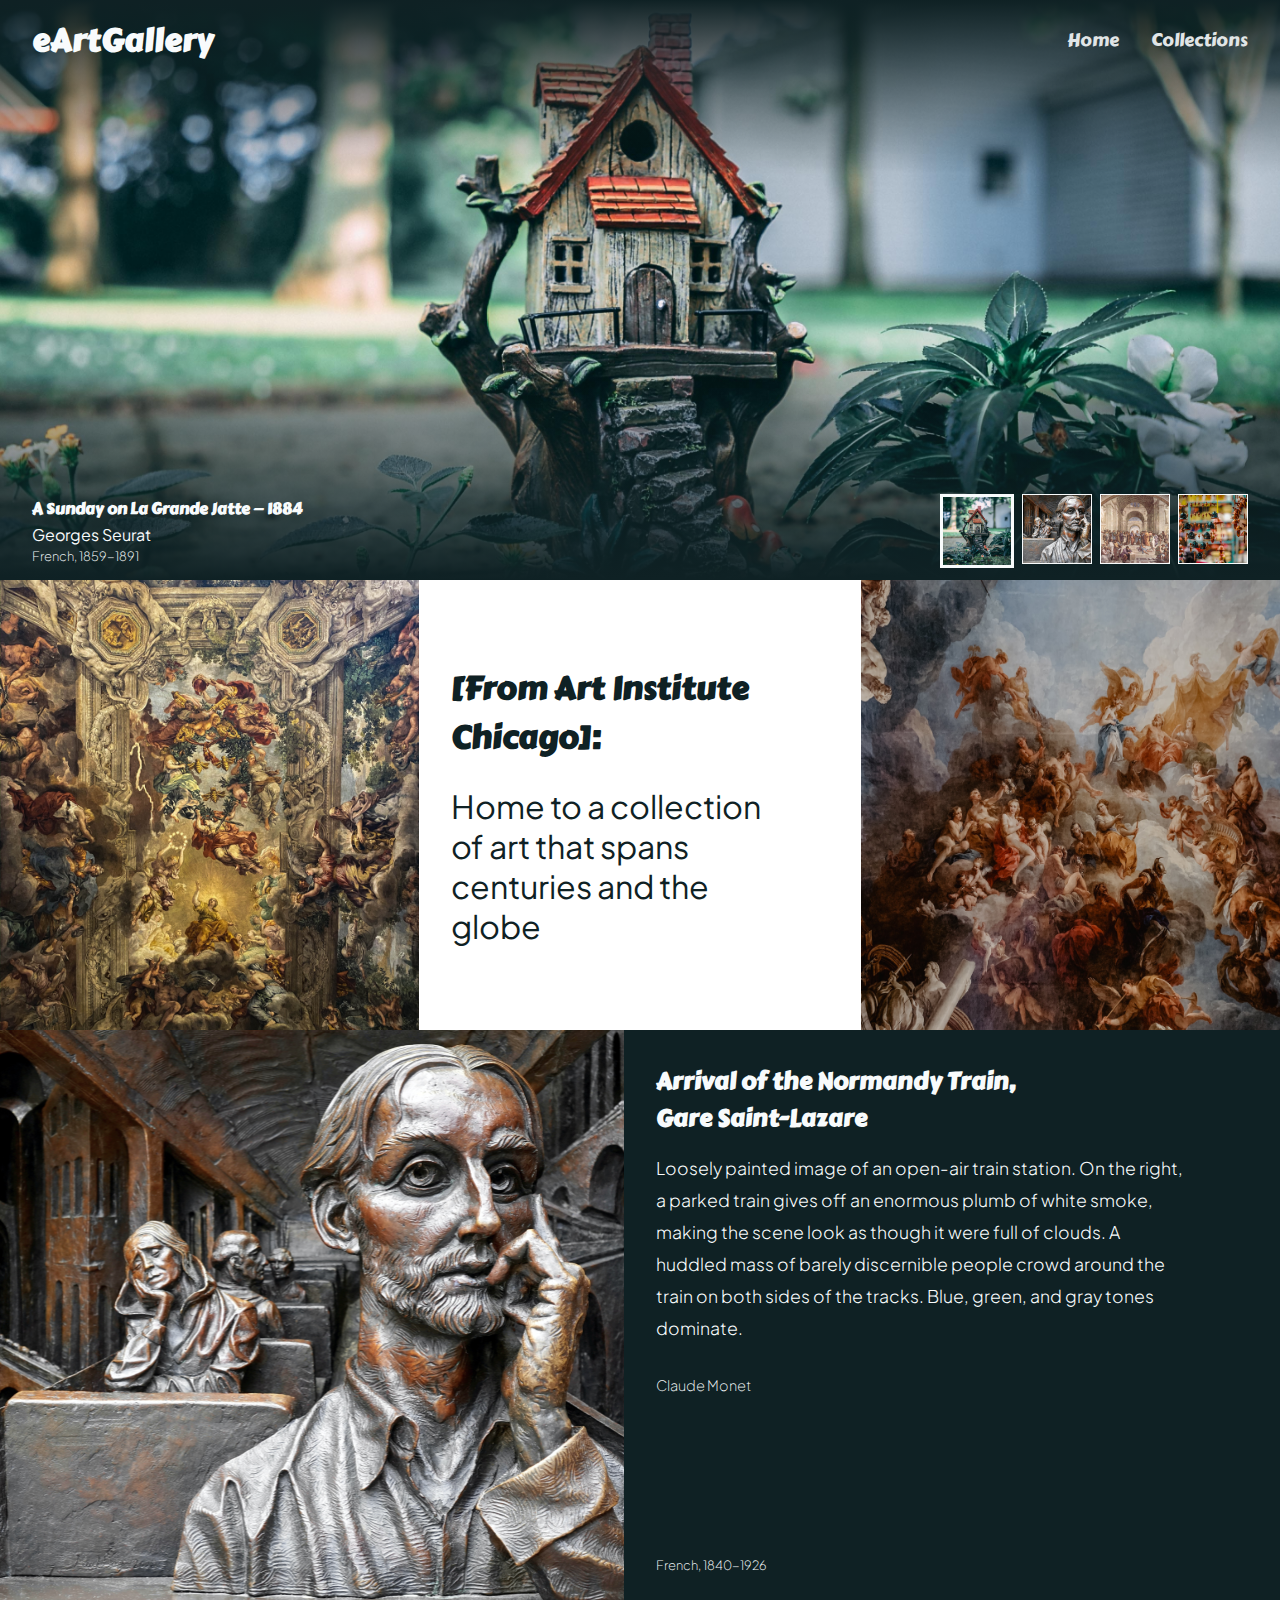
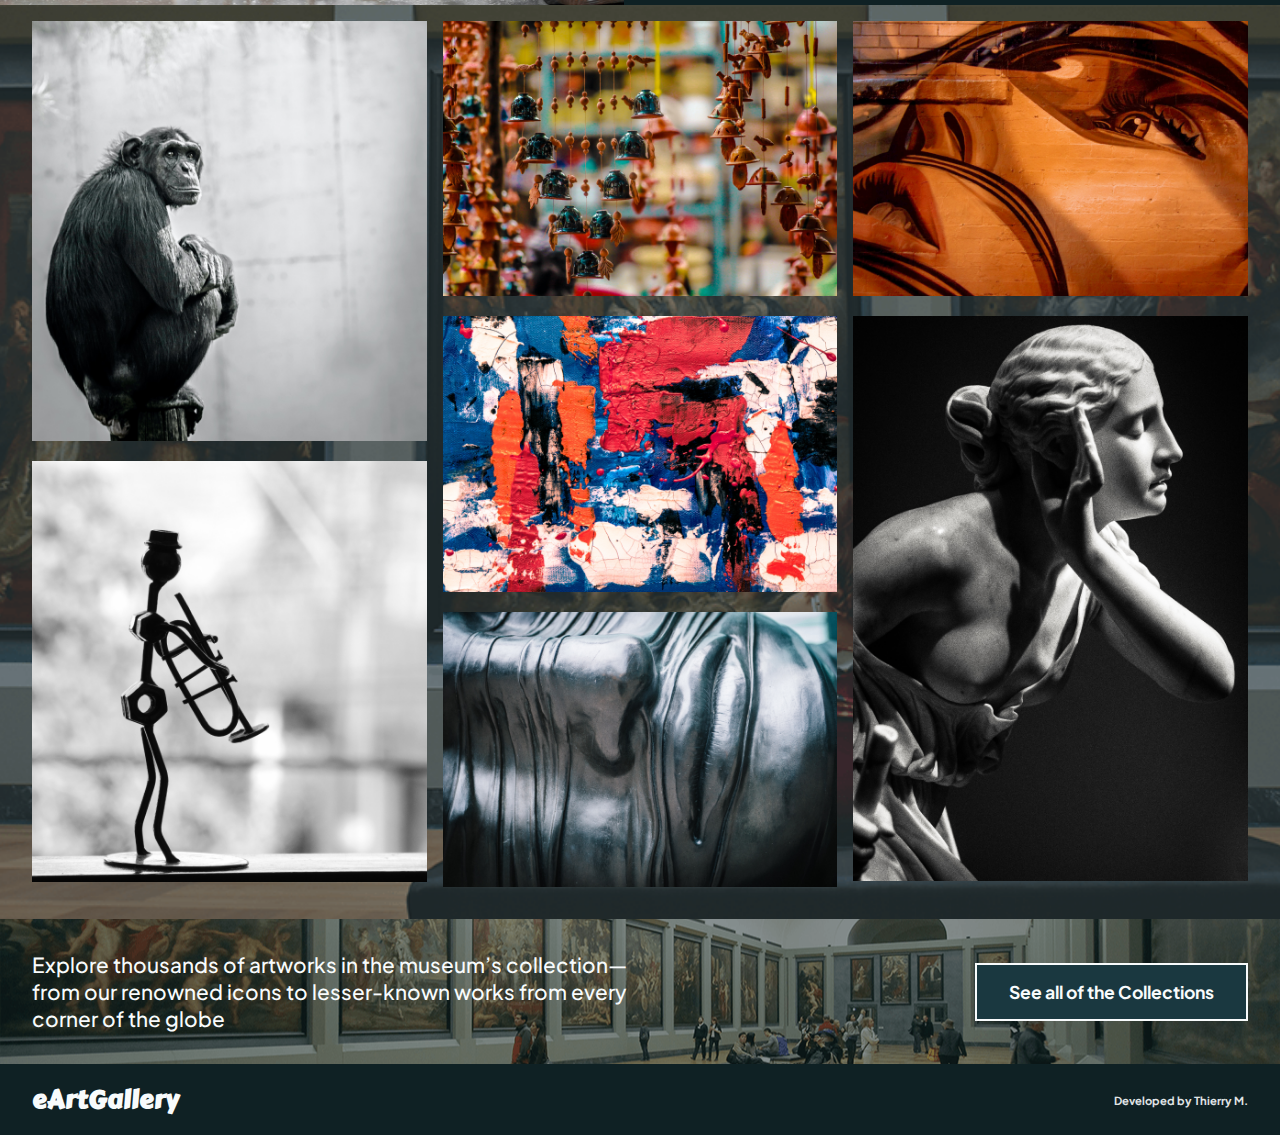
<file: index.html>
<!DOCTYPE html>
<html lang="en">
<head>
    <meta charset="UTF-8">
    <meta http-equiv="X-UA-Compatible" content="IE=edge">
    <meta name="viewport" content="width=device-width, initial-scale=1.0">
    <link rel="stylesheet" href="assets/css/style.css">
    <title>eArtGallery</title>
</head>
<body>
    <!-- <div class="images"></div>
    <div class="stories"></div> -->

    <!-- section 1 -->
    <section class="section hero-section">
        <header id="header" class="container">
            <div class="logo header-logo">
                <h1>eArtGallery</h1>
            </div>
            <nav class="nav-bar">
                <ul class="nav-links">
                    <li class="nav-item"><a href="#" class="nav-link">Home</a></li>
                    <li class="nav-item"><a href="collections.html" class="nav-link">Collections</a></li>
                </ul>
            </nav>
        </header>

        <div class="hero-art-info-container">
            <div class="hero-art-info container">
                <h1 class="hero-art-title">A Sunday on La Grande Jatte — 1884</h1>
                <h2 class="hero-art-author">Georges Seurat</h2>
                <h3 class="hero-art-date-out">French, 1859-1891</h3>
            </div>
            <div class="hero-art-nav-container container">
                <div class="hero-art-nav">
                    <img src="assets/images/hero_art_navs/hero_nav_img_1.png" alt="">
                </div>
                <div class="hero-art-nav">
                    <img src="assets/images/hero_art_navs/hero_nav_img_2.png" alt="">
                </div>
                <div class="hero-art-nav">
                    <img src="assets/images/hero_art_navs/hero_nav_img_3.png" alt="">
                </div>
                <div class="hero-art-nav">
                    <img src="assets/images/hero_art_navs/hero_nav_img_4.png" alt="">
                </div>
            </div>
        </div>
    </section>

    <!-- section 2 -->
    <section class="section teaser-section">
        <div class="left-attire-img attire-img-container card-img-shadow">
            <div class="artist-desc">
                <h2 class="art-title">A Sunday on La Grande Jatte — 1884</h2>
                <h3 class="art-author">Georges Seurat</h3>
                <h5 class="date-out">French, 1840-1926</h5>
            </div>
        </div>
        <div class="credit-container container">
            <h2 class="credit-title">[From Art Institute Chicago]:</h2>
            <h3 class="credit-desc">Home to a collection of art that spans centuries and the globe</h3>
        </div>
        <div class="right-attire-img attire-img-container card-img-shadow">
            <div class="artist-desc">
                <h2 class="art-title">A Sunday on La Grande Jatte — 1884</h2>
                <h3 class="art-author">Georges Seurat</h3>
                <h5 class="date-out">French, 1840-1926</h5>
            </div>
        </div>
    </section>

    <!-- section 3 -->
    <section class="section top-art-section">
        <div class="top-art-showoff">
            <div class="top-img"></div>
            <div class="top-img-desc-container">
                <div class="top-info">
                    <h2 class="top-img-title">Arrival of the Normandy Train, Gare Saint-Lazare</h2>
                    <h3 class="top-img-desc">Loosely painted image of an open-air train station. On the right, a parked train gives off an enormous plumb of white smoke, making the scene look as though it were full of clouds. A huddled mass of barely discernible people crowd around the train on both sides of the tracks. Blue, green, and gray tones dominate.</h3>
                    <h4 class="top-img-author">Claude Monet</h4>
                </div>
                <h5 class="date-out">French, 1840-1926</h5>
            </div>
        </div>
    </section>

    <!-- section 4 -->
    <section class="section hero-allimages-container">
        <div class="all-images container">
            <div class="art-image-container card-img-shadow">
                <img src="assets/images/art_14.png" alt="art image" class="art-image">
                <div class="artist-desc">
                    <h2 class="art-title">A Sunday on La Grande Jatte — 1884</h2>
                    <h3 class="art-author">Georges Seurat</h3>
                    <h5 class="date-out">French, 1840-1926</h5>
                </div>
            </div>
            <div class="art-image-container card-img-shadow">
                <img src="assets/images/art_1.png" alt="art image" class="art-image">
                <div class="artist-desc">
                    <h2 class="art-title">A Sunday on La Grande Jatte — 1884</h2>
                    <h3 class="art-author">Georges Seurat</h3>
                    <h5 class="date-out">French, 1840-1926</h5>
                </div>
            </div>
            <div class="art-image-container card-img-shadow">
                <img src="assets/images/art_2.png" alt="art image" class="art-image">
                <div class="artist-desc">
                    <h2 class="art-title">A Sunday on La Grande Jatte — 1884</h2>
                    <h3 class="art-author">Georges Seurat</h3>
                    <h5 class="date-out">French, 1840-1926</h5>
                </div>
            </div>
            <div class="art-image-container card-img-shadow">
                <img src="assets/images/art_3.png" alt="art image" class="art-image">
                <div class="artist-desc">
                    <h2 class="art-title">A Sunday on La Grande Jatte — 1884</h2>
                    <h3 class="art-author">Georges Seurat</h3>
                    <h5 class="date-out">French, 1840-1926</h5>
                </div>
            </div>
            <div class="art-image-container card-img-shadow">
                <img src="assets/images/art_4.png" alt="art image" class="art-image">
                <div class="artist-desc">
                    <h2 class="art-title">A Sunday on La Grande Jatte — 1884</h2>
                    <h3 class="art-author">Georges Seurat</h3>
                    <h5 class="date-out">French, 1840-1926</h5>
                </div>
            </div>
            <div class="art-image-container card-img-shadow">
                <img src="assets/images/art_6.png" alt="art image" class="art-image">
                <div class="artist-desc">
                    <h2 class="art-title">A Sunday on La Grande Jatte — 1884</h2>
                    <h3 class="art-author">Georges Seurat</h3>
                    <h5 class="date-out">French, 1840-1926</h5>
                </div>
            </div>
            <div class="art-image-container card-img-shadow">
                <img src="assets/images/art_5.png" alt="art image" class="art-image">
                <div class="artist-desc">
                    <h2 class="art-title">A Sunday on La Grande Jatte — 1884</h2>
                    <h3 class="art-author">Georges Seurat</h3>
                    <h5 class="date-out">French, 1840-1926</h5>
                </div>
            </div>
        </div>
        <div class="call-to-see-collections-container">
            <div class="container call-to-see-collections">
                <h3 class="call-txt">Explore thousands of artworks in the museum’s collection—from our renowned icons to lesser-known works from every corner of the globe</h3>
                <a href="collections.html" class="btn btn-call-collections">See all of the Collections</a>
            </div>
        </div>
    </section>

    <!-- footer -->
    <footer id="footer">
        <div class="container">
            <div class="logo footer-logo"><h1>eArtGallery</h1></div>
            <h3>Developed by <a href="#">Thierry M.</a></h3>
        </div>
    </footer>

    <script src="assets/js/script.js"></script>
</body>
</html>
</file>
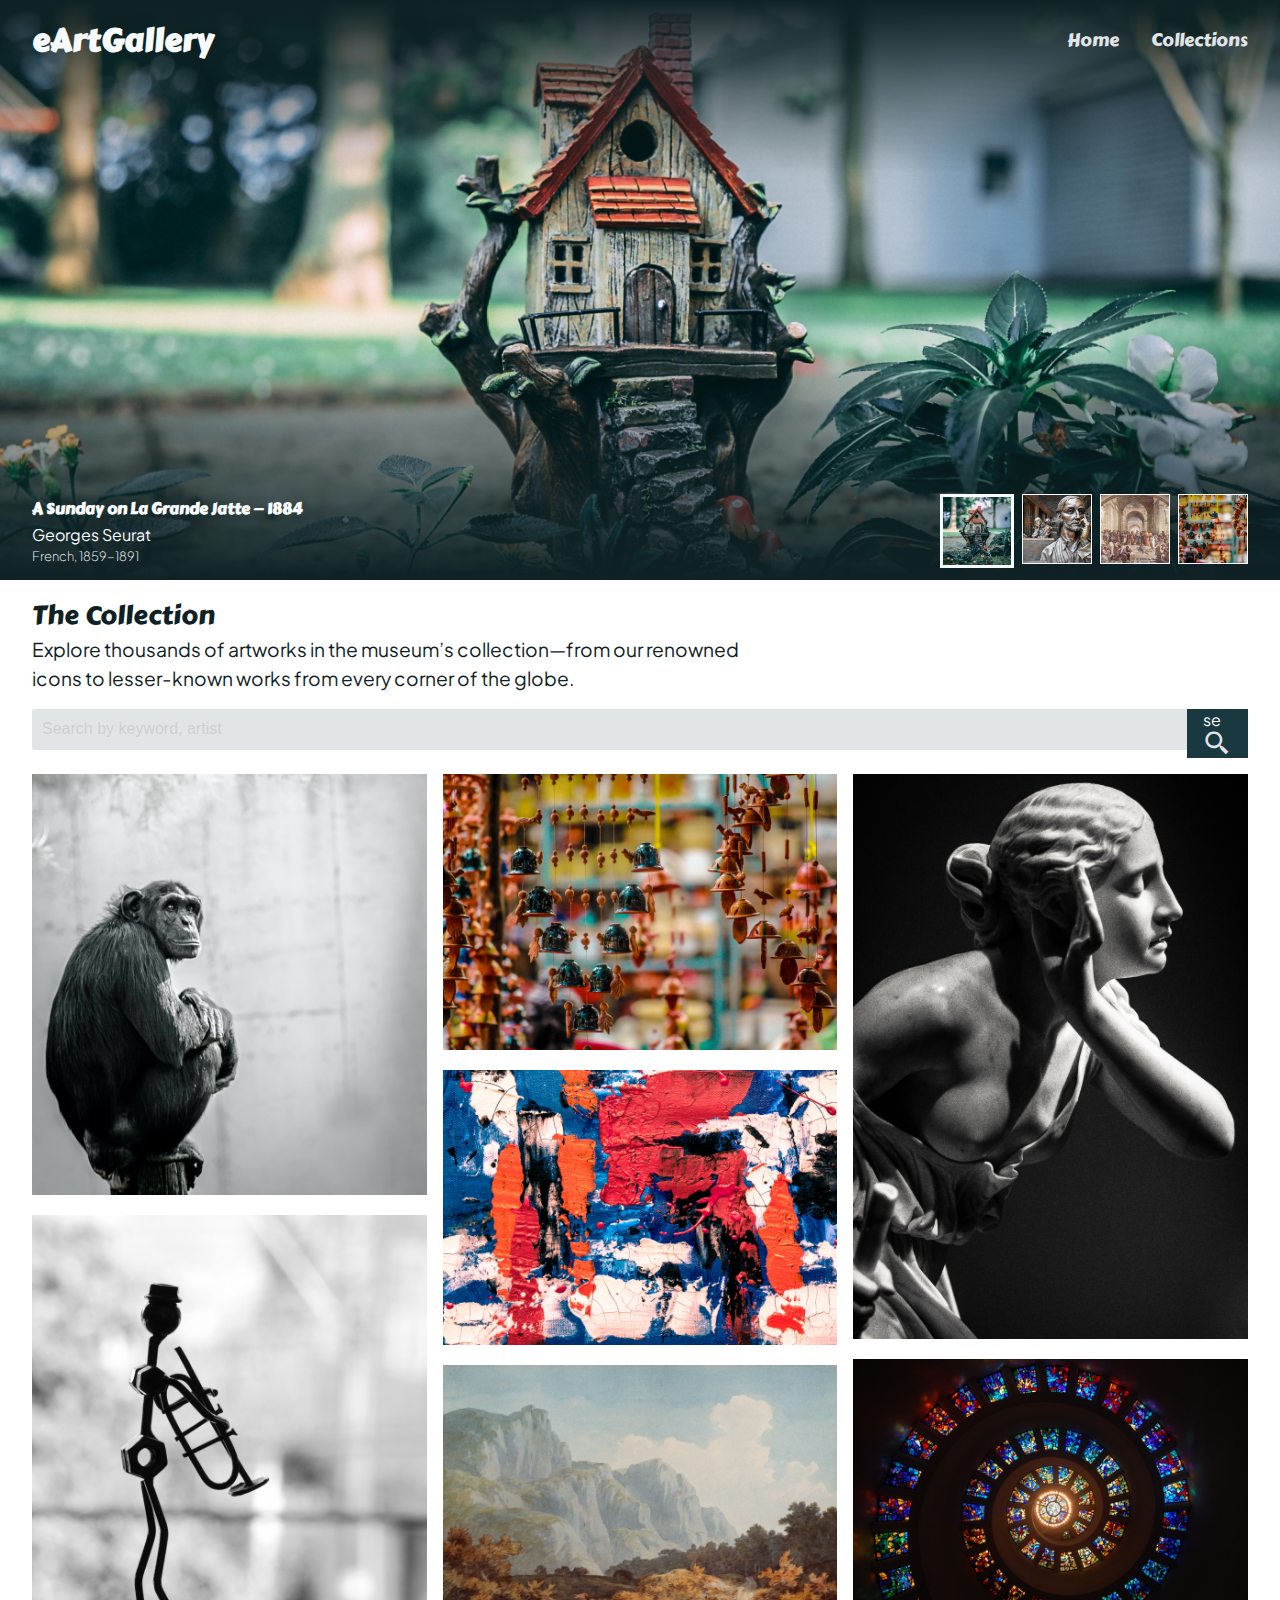
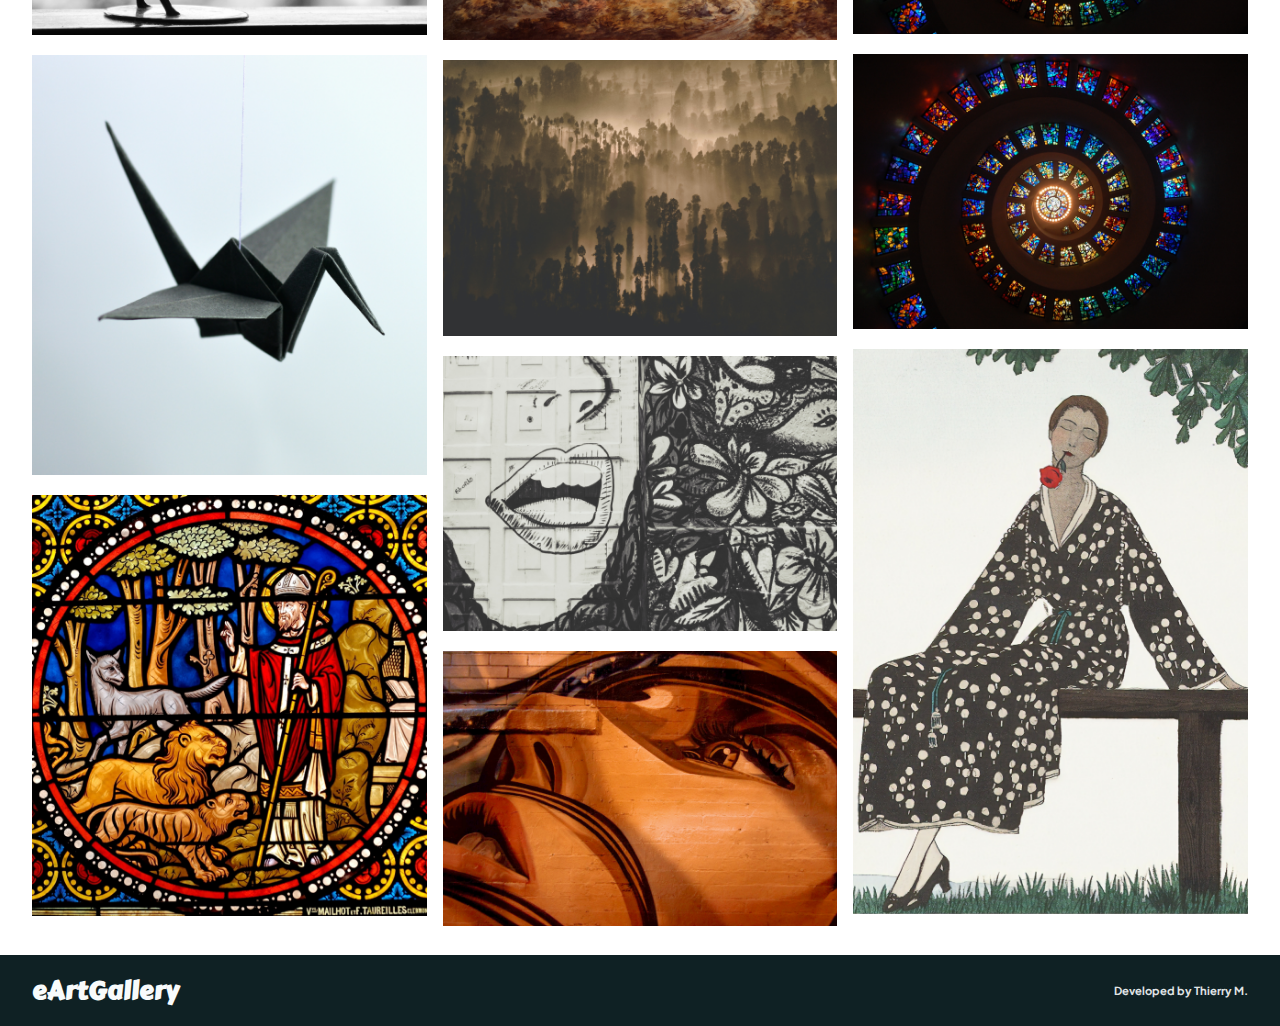
<file: collections.html>
<!DOCTYPE html>
<html lang="en">
<head>
    <meta charset="UTF-8">
    <meta http-equiv="X-UA-Compatible" content="IE=edge">
    <meta name="viewport" content="width=device-width, initial-scale=1.0">
    <link href='https://unpkg.com/boxicons@2.1.2/css/boxicons.min.css' rel='stylesheet'>
    <link rel="stylesheet" href="assets/css/style.css">
    <title>eArtGallery</title>
</head>
<body>
    <!-- <div class="images"></div>
    <div class="stories"></div> -->
    
    <!-- section 1 -->
    <section class="section hero-section">
        <header id="header" class="container">
            <div class="logo header-logo">
                <h1>eArtGallery</h1>
            </div>
            <nav class="nav-bar">
                <ul class="nav-links">
                    <li class="nav-item"><a href="index.html" class="nav-link">Home</a></li>
                    <li class="nav-item"><a href="#" class="nav-link">Collections</a></li>
                </ul>
            </nav>
        </header>

        <div class="hero-art-info-container">
            <div class="hero-art-info container">
                <h1 class="hero-art-title">A Sunday on La Grande Jatte — 1884</h1>
                <h2 class="hero-art-author">Georges Seurat</h2>
                <h3 class="hero-art-date-out">French, 1859-1891</h3>
            </div>
            <div class="hero-art-nav-container container">
                <div class="hero-art-nav">
                    <img src="assets/images/hero_art_navs/hero_nav_img_1.png" alt="">
                </div>
                <div class="hero-art-nav">
                    <img src="assets/images/hero_art_navs/hero_nav_img_2.png" alt="">
                </div>
                <div class="hero-art-nav">
                    <img src="assets/images/hero_art_navs/hero_nav_img_3.png" alt="">
                </div>
                <div class="hero-art-nav">
                    <img src="assets/images/hero_art_navs/hero_nav_img_4.png" alt="">
                </div>
            </div>
        </div>
    </section>

    <!-- section 2 -->
    <section class="section container search-section">
        <div class="info">
            <h2>The Collection</h2>
            <p>Explore thousands of artworks in the museum’s collection—from our renowned icons to lesser-known works from every corner of the globe.</p>
        </div>
        <form class="search-form">
            <div class="form-control">
                <input type="search" placeholder="Search by keyword, artist" class="search-input">
                <div class="icon-container search-btn">
                    <div>se</div>
                    <i class='bx bx-search-alt-2'></i>
                </div>
            </div>
        </form>
    </section>

    <!-- section 3 -->
    <section class="section container">
        <div class="all-images">
            <div class="art-image-container card-img-shadow">
                <img src="assets/images/art_14.png" alt="art image" class="art-image">
                <div class="artist-desc">
                    <h2 class="art-title">A Sunday on La Grande Jatte — 1884</h2>
                    <h3 class="art-author">Georges Seurat</h3>
                    <h5 class="date-out">French, 1840-1926</h5>
                </div>
            </div>
            <div class="art-image-container card-img-shadow">
                <img src="assets/images/art_1.png" alt="art image" class="art-image">
                <div class="artist-desc">
                    <h2 class="art-title">A Sunday on La Grande Jatte — 1884</h2>
                    <h3 class="art-author">Georges Seurat</h3>
                    <h5 class="date-out">French, 1840-1926</h5>
                </div>
            </div>
            <div class="art-image-container card-img-shadow">
                <img src="assets/images/art_7.png" alt="art image" class="art-image">
                <div class="artist-desc">
                    <h2 class="art-title">A Sunday on La Grande Jatte — 1884</h2>
                    <h3 class="art-author">Georges Seurat</h3>
                    <h5 class="date-out">French, 1840-1926</h5>
                </div>
            </div>
            <div class="art-image-container card-img-shadow">
                <img src="assets/images/art_8.png" alt="art image" class="art-image">
                <div class="artist-desc">
                    <h2 class="art-title">A Sunday on La Grande Jatte — 1884</h2>
                    <h3 class="art-author">Georges Seurat</h3>
                    <h5 class="date-out">French, 1840-1926</h5>
                </div>
            </div>
            <div class="art-image-container card-img-shadow">
                <img src="assets/images/art_2.png" alt="art image" class="art-image">
                <div class="artist-desc">
                    <h2 class="art-title">A Sunday on La Grande Jatte — 1884</h2>
                    <h3 class="art-author">Georges Seurat</h3>
                    <h5 class="date-out">French, 1840-1926</h5>
                </div>
            </div>
            <div class="art-image-container card-img-shadow">
                <img src="assets/images/art_3.png" alt="art image" class="art-image">
                <div class="artist-desc">
                    <h2 class="art-title">A Sunday on La Grande Jatte — 1884</h2>
                    <h3 class="art-author">Georges Seurat</h3>
                    <h5 class="date-out">French, 1840-1926</h5>
                </div>
            </div>
            <div class="art-image-container card-img-shadow">
                <img src="assets/images/art_9.png" alt="art image" class="art-image">
                <div class="artist-desc">
                    <h2 class="art-title">A Sunday on La Grande Jatte — 1884</h2>
                    <h3 class="art-author">Georges Seurat</h3>
                    <h5 class="date-out">French, 1840-1926</h5>
                </div>
            </div>
            <div class="art-image-container card-img-shadow">
                <img src="assets/images/art_10.png" alt="art image" class="art-image">
                <div class="artist-desc">
                    <h2 class="art-title">A Sunday on La Grande Jatte — 1884</h2>
                    <h3 class="art-author">Georges Seurat</h3>
                    <h5 class="date-out">French, 1840-1926</h5>
                </div>
            </div>
            <div class="art-image-container card-img-shadow">
                <img src="assets/images/art_11.png" alt="art image" class="art-image">
                <div class="artist-desc">
                    <h2 class="art-title">A Sunday on La Grande Jatte — 1884</h2>
                    <h3 class="art-author">Georges Seurat</h3>
                    <h5 class="date-out">French, 1840-1926</h5>
                </div>
            </div>
            <div class="art-image-container card-img-shadow">
                <img src="assets/images/art_6.png" alt="art image" class="art-image">
                <div class="artist-desc">
                    <h2 class="art-title">A Sunday on La Grande Jatte — 1884</h2>
                    <h3 class="art-author">Georges Seurat</h3>
                    <h5 class="date-out">French, 1840-1926</h5>
                </div>
            </div>
            <div class="art-image-container card-img-shadow">
                <img src="assets/images/art_5.png" alt="art image" class="art-image">
                <div class="artist-desc">
                    <h2 class="art-title">A Sunday on La Grande Jatte — 1884</h2>
                    <h3 class="art-author">Georges Seurat</h3>
                    <h5 class="date-out">French, 1840-1926</h5>
                </div>
            </div>
            <div class="art-image-container card-img-shadow">
                <img src="assets/images/art_13.png" alt="art image" class="art-image">
                <div class="artist-desc">
                    <h2 class="art-title">A Sunday on La Grande Jatte — 1884</h2>
                    <h3 class="art-author">Georges Seurat</h3>
                    <h5 class="date-out">French, 1840-1926</h5>
                </div>
            </div>
            <div class="art-image-container card-img-shadow">
                <img src="assets/images/art_13.png" alt="art image" class="art-image">
                <div class="artist-desc">
                    <h2 class="art-title">A Sunday on La Grande Jatte — 1884</h2>
                    <h3 class="art-author">Georges Seurat</h3>
                    <h5 class="date-out">French, 1840-1926</h5>
                </div>
            </div>
            <div class="art-image-container card-img-shadow">
                <img src="assets/images/art_12.png" alt="art image" class="art-image">
                <div class="artist-desc">
                    <h2 class="art-title">A Sunday on La Grande Jatte — 1884</h2>
                    <h3 class="art-author">Georges Seurat</h3>
                    <h5 class="date-out">French, 1840-1926</h5>
                </div>
            </div>
        </div>
    </section>

    <!-- footer -->
    <footer id="footer">
        <div class="container">
            <div class="logo footer-logo"><h1>eArtGallery</h1></div>
            <h3>Developed by <a href="#">Thierry M.</a></h3>
        </div>
    </footer>

    <script src="assets/js/script.js"></script>
</body>
</html>
</file>
<file: assets/css/style.css>
@import url('https://fonts.googleapis.com/css2?family=Carter+One&family=Plus+Jakarta+Sans:ital,wght@0,200;0,300;0,400;0,500;0,600;0,700;0,800;1,200;1,300;1,400;1,500;1,600;1,700;1,800&display=swap');

/* ====== VARIABLES ====== */
:root {
    --primary-clr: #0f2124;
    --primary-clr-alt: #1a3840;
    --second-clr: #f8fBfc;
    --second-clr-alt: #e1e5e6;
    --shadow-clr-bottom: linear-gradient(0deg, #0f2124 0%, #0f212400 100%);
    --shadow-clr-top: linear-gradient(0deg, #0f212400 0%, #0F2124 100%);
    --border-clr: #0f2124;
    --danger-clr: #ec434c;
    --warning-clr: #eacf4f;
    --info-clr: #4ba5b4;
}

/* ====== GLOBAL ====== */
*,
*::before,
*::after {
    margin: 0;
    padding: 0;
    box-sizing: border-box;
}

html {
    scroll-behavior: smooth;
}
body {
    font-family: 'Plus Jakarta Sans', sans-serif;
    color: var(--primary-clr);
}

img {
    width: 100%;
    height: auto;
}
ul,li {
    list-style: none;
}
a {
    text-decoration: none;
    color: inherit;
}
.container {
    margin: 0 .5rem;
}
@media screen and (min-width: 768px) {
    .container {
        margin: 0 1rem;
    }
}
@media screen and (min-width: 1024px) {
    .container {
        margin: 0 2rem;
    }
}

/* ====== HEADER ====== */
#header {
    display: flex;
    flex-wrap: wrap;
    gap: 1rem;
    align-items: center;
    justify-content: space-between;
    padding-top: 1rem;
}
.logo {
    color: var(--second-clr);
    font-family: 'Carter One', sans-serif;
    font-size: 1rem;
}
.nav-links {
    display: flex;
}
.nav-item {
    margin-right: 2rem;
}
.nav-item:last-child {
    margin-right: 0;
}
.nav-link {
    color: var(--second-clr);
    font-family: 'Carter One', sans-serif;
    font-size: 1.1rem;
    transition: 150ms color;
}
@media (hover: hover) {
    .nav-link {
        color: var(--second-clr-alt);
    }
    .nav-link:hover {
        color: var(--second-clr);
    }
}
/* ====== MAIN ====== */
.hero-section {
    position: relative;
    z-index: 1;
    background-image: url(../images/hero_img_1.png);
    background-color: var(--primary-clr-alt);
    min-height: 600px;
    background-position: center;
    background-repeat: no-repeat;
    background-size: cover;
}
.hero-section::after {
    content: "";
    position: absolute;
    top: 0;
    z-index: -1;
    background: var(--shadow-clr-top);
    height: 174px;
    width: 100%;
}
.hero-section::before {
    content: "";
    position: absolute;
    bottom: 0;
    z-index: -1;
    background: var(--shadow-clr-bottom);
    height: 226px;
    width: 100%;
}
@media screen and (min-height: 360px) {
    .hero-section {
        min-height: 580px;
    }
}
/* ------- */
.hero-art-info {
    color: var(--second-clr);
}
.hero-art-title {
    font-family: 'Carter One', sans-serif;
    font-size: 1rem;
}
.hero-art-author {
    font-weight: 400;
    font-size: 1rem;
    margin-top: .2rem;
}
.hero-art-date-out {
    font-weight: 200;
    font-size: .8rem;
    margin-top: .2rem;
}
/* ------- */
.hero-art-nav-container {
    cursor: pointer;
    display: flex;
}
.hero-art-nav:first-child img {
    border: 2px solid var(--second-clr);
}
.hero-art-nav {
    margin-right: .5rem;
    transition: 150ms transform;
}
.hero-art-nav:hover {
    transform: scale(1.04);
}
.hero-art-nav:last-child {
    margin-right: 0;
}
@media screen and (max-width: 600px) {
    .hero-art-info-container {
        position: absolute;
        bottom: 0;
    }
    .hero-art-info {
        margin-bottom: 1rem;
    }
}
/* --------------- */
@media screen and (min-width: 600px) {
    .hero-art-info {
        position: absolute;
        bottom: 1rem;
        left: 0;
    }
    .hero-art-nav-container {
        position: absolute;
        bottom: .5rem;
        right: 0;
    }
}
/* ---------------------------------- */
.teaser-section {
    display: flex;
    flex-direction: column;
}
.credit-container {
    padding: .5rem 0;
}
.credit-title {
    font-family: 'Carter One', sans-serif;
    font-size: 1.2rem;
    margin-bottom: 1.5rem;
}
.credit-desc {
    font-weight: 400;
    font-size: 1.5rem;
    max-width: 21rem;
}
.attire-img-container {
    position: relative;
    background-color: var(--primary-clr-alt);
    background-position: center;
    background-repeat: no-repeat;
    background-size: cover;
    width: 100%;
    height: 450px;
}
@media screen and (min-width: 768px) {
    .teaser-section {
        flex-direction: row;
    }
    .credit-container {
        display: grid;
        place-content: center;
    }
    .attire-img-container {
        width: 506px;
        height: 450px;
    }
    .credit-desc {
        font-size: 2rem;
        max-width: 20rem;
    }
    .credit-title {
        font-size: 2rem;
    }
}
.left-attire-img {
    background-image: url(../images/under_hero_teasers/hero_teaser_img_1.png);
}
.right-attire-img {
    background-image: url(../images/under_hero_teasers/hero_teaser_img_2.png);
}
/* --------------- */
.top-art-showoff {
    display: flex;
    flex-direction: column;
}
.top-img {
    background-image: url(../images/top_img.png);
    background-color: var(--primary-clr-alt);
    background-position: center;
    background-repeat: no-repeat;
    background-size: cover;
    width: 100%;
    height: 575px;
}
.top-img-desc-container {
    background-color: var(--primary-clr);
    color: var(--second-clr);
    width: 100%;
    padding: 1rem;
    display: flex;
    flex-direction: column;
    justify-content: space-between;
}
@media screen and (min-width: 327px) {
    .top-img-desc-container {
        padding: 2rem;
    }
}
.top-img-title {
    font-family: 'Carter One', sans-serif;
    margin-bottom: 1rem;
    max-width: 25rem;
}
.top-img-desc {
    font-weight: 300;
    font-size: 1.1rem;
    line-height: 2rem;
    max-width: 33rem;
    margin-bottom: 2rem;
}
.top-img-author {
    font-weight: 200;
    font-size: .9rem;
}
.date-out {
    font-weight: 200;
    font-size: .8rem;
}
@media screen and (min-width: 768px) {
    .top-art-showoff {
        flex-direction: row;
    }
}
/* --------------- */
.hero-allimages-container {
    background-image: url(../images/arts_bg.png);
    background-color: var(--second-clr);
    /* min-height: 600px; */
    background-position: center;
    background-repeat: no-repeat;
    background-size: cover;
}
.all-images {
    column-width: 300px;
    column-gap: 1rem;
    padding: 1rem 0;
}

.art-image-container {
    position: relative;
    margin-bottom: 1rem;
}
.card-img-shadow::before {
    content: "";
    background: var(--shadow-clr-bottom);
    position: absolute;
    bottom: 0;
    width: 100%;
    height: 100%;
}
.artist-desc {
    z-index: 1;
    color: var(--second-clr);
    position: absolute;
    bottom: 1rem;
    left: 1rem;
}
.artist-desc .art-title {
    font-family: 'Carter One', sans-serif;
    font-size: 1rem;
}
.artist-desc .art-author {
    font-weight: 300;
    font-size: 1rem;
    margin-top: .3rem;
}
.artist-desc .date-out {
    font-weight: 200;
    font-size: .8rem;
    margin-top: .2rem;
}
@media (hover: hover) {
    .artist-desc {
        transform: scaleY(0);
        transform-origin: bottom;
        transition: 250ms transform;
    }
    .card-img-shadow::before {
        transform: scaleY(0);
        transition: 250ms transform;
        transform-origin: bottom
    }
    .card-img-shadow:hover > .artist-desc {
        transform: scaleY(1);
    }
    .card-img-shadow:hover::before {
        transform: scaleY(1);
    }
}

/* --------------- */
.call-to-see-collections-container {
    background-image: url(../images/call_to_action_bg.png);
    background-color: var(--primary-clr);
    background-position: center;
    background-repeat: no-repeat;
    background-size: cover;
}
.call-to-see-collections {
    padding: 2rem 0;
    display: flex;
    flex-wrap: wrap;
    gap: 1rem;
    align-items: center;
    justify-content: space-between;
}
.call-txt {
    color: var(--second-clr);
    font-weight: 500;
    font-size: 1.3rem;
    max-width: 40rem;
}
.btn-call-collections {
    background-color: var(--primary-clr-alt);
    color: var(--second-clr);
    border: 2px solid var(--second-clr);
    font-weight: 700;
    font-size: 1.1rem;
    padding: 1rem 2rem;
    transition: 150ms background;
}
.btn-call-collections:hover {
    background-color: var(--primary-clr);
}

/* ====== FOOTER ====== */
#footer {
    background-color: var(--primary-clr);
    padding: 1rem 0;
}
.footer-logo {
    font-size: .8rem;
}
#footer div {
    display: flex;
    flex-wrap: wrap;
    gap: 1rem;
    align-items: center;
    justify-content: space-between;
}
#footer h3 {
    color: var(--second-clr-alt);
    font-size: .7rem;
}
#footer h3 a:hover {
    color: var(--second-clr);
    text-decoration: underline;
}

/* ----====== collections page ======----- */
.search-section .info {
    margin-top: 1rem;
}
.search-section .info h2 {
    font-family: 'Carter One', sans-serif;
    font-weight: 500;
    font-size: 1.6rem;
}
.search-section .info p {
    font-weight: 400;
    font-size: 1.2rem;
    max-width: 46rem;
    line-height: 1.8rem;
}
.search-form {
    margin-top: 1rem;
}
.search-form .form-control {
    display: flex;
}
.form-control input {
    width: 100%;
    height: 2.6rem;
    padding: 0 .5rem;
    font-size: 1rem;
    background-color: var(--second-clr-alt);
    color: var(--primary-clr);
    border: 2px solid var(--second-clr-alt);
    outline: none;
    border-radius: 2px 0 0 2px;
}
.form-control input::placeholder {
    color: #87878741;
}
.form-control input:focus {
    background-color: var(--second-clr);
    border: 2px solid var(--border-clr);
}
.bx-search-alt-2 {
    background-color: var(--primary-clr-alt);
    color: var(--second-clr-alt);
    font-size: 1.8rem;
}
.search-btn {
    background-color: var(--primary-clr-alt);
    padding: 0 1rem;
    display: grid;
    place-content: center;
}
.search-btn div {
    color: var(--second-clr);
    font-size: 1rem;
}
</file>
